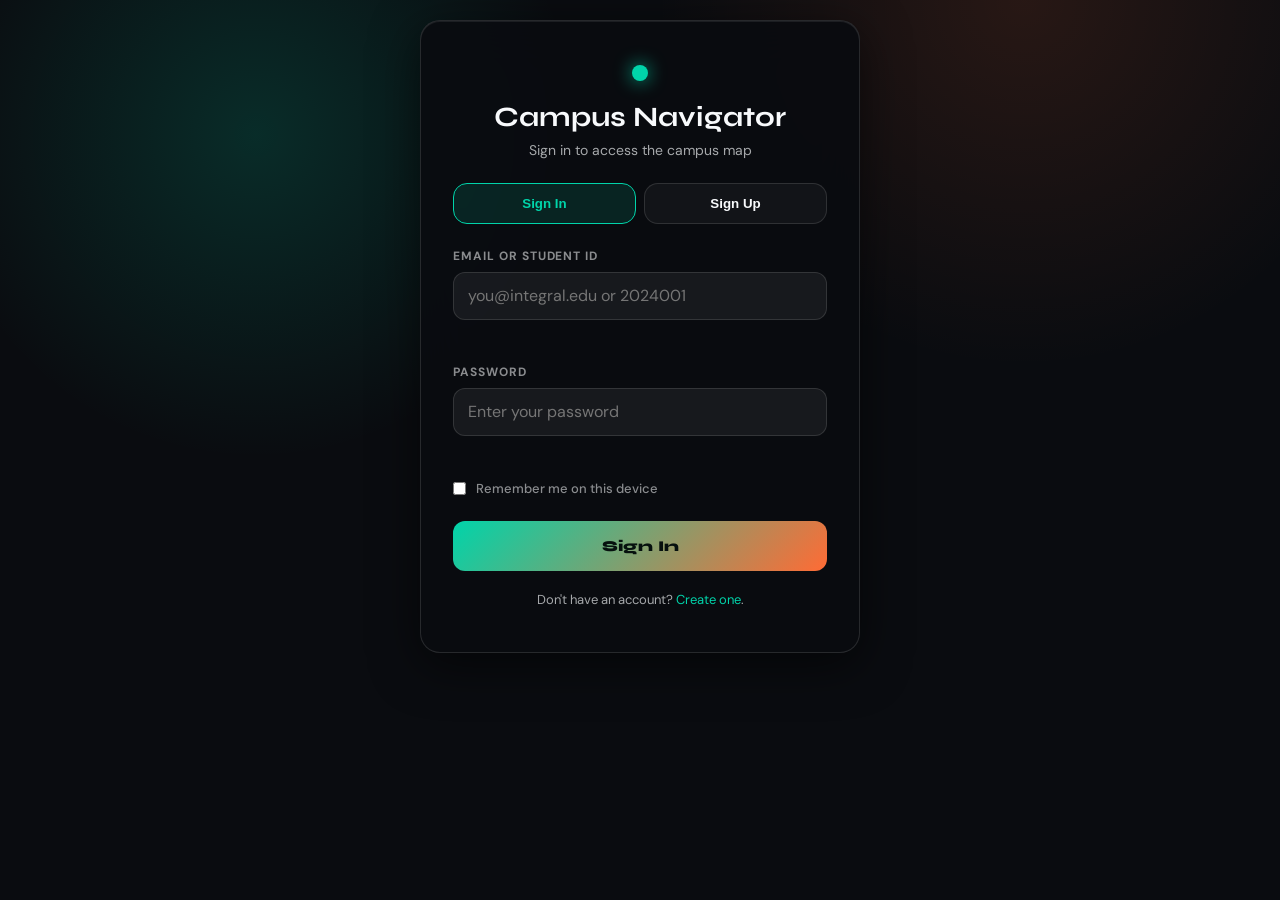
<file: index.html>
<!DOCTYPE html>
<html lang="en">
<head>
  <meta charset="UTF-8" />
  <meta name="viewport" content="width=device-width, initial-scale=1.0, maximum-scale=1.0, user-scalable=no"/>
  <meta name="theme-color" content="#00d4aa"/>
  <meta name="description" content="Login - Campus Navigator"/>
  <meta name="apple-mobile-web-app-capable" content="yes"/>
  <meta name="apple-mobile-web-app-status-bar-style" content="black-translucent"/>
  <meta name="apple-mobile-web-app-title" content="Campus Navigator"/>
  <link rel="manifest" href="manifest.json"/>
  <link rel="apple-touch-icon" href="icon-192.svg"/>
  <title>Login - Campus Navigator</title>
  <link rel="preconnect" href="https://fonts.googleapis.com"/>
  <link href="https://fonts.googleapis.com/css2?family=Syne:wght@400;600;700;800&family=DM+Sans:wght@300;400;500&display=swap" rel="stylesheet"/>
  <script>
    if (localStorage.getItem('nav_sys_user') && localStorage.getItem('nav_sys_token')) {
      window.location.href = 'app.html';
    }
  </script>
  <style>
    *, *::before, *::after { box-sizing: border-box; margin: 0; padding: 0; }
    :root {
      --clr-bg: #0a0c10;
      --clr-panel: rgba(10, 12, 16, 0.95);
      --clr-border: rgba(255, 255, 255, 0.12);
      --clr-accent: #00d4aa;
      --clr-accent2: #ff6b35;
      --clr-text: #f8fafc;
      --clr-muted: rgba(248, 250, 252, 0.66);
      --clr-label: rgba(248, 250, 252, 0.54);
      --clr-error: #ff4757;
      --font-display: 'Syne', sans-serif;
      --font-body: 'DM Sans', sans-serif;
    }
    html, body {
      width: 100%;
      min-height: 100%;
      background:
        radial-gradient(circle at 20% 20%, rgba(0, 212, 170, 0.16), transparent 28%),
        radial-gradient(circle at 80% 0%, rgba(255, 107, 53, 0.12), transparent 30%),
        var(--clr-bg);
      color: var(--clr-text);
      font-family: var(--font-body);
    }
    body { display: flex; align-items: center; justify-content: center; padding: 20px; }
    .login-container { width: 100%; max-width: 440px; }
    .login-box { background: var(--clr-panel); border: 1px solid var(--clr-border); border-radius: 20px; box-shadow: 0 12px 48px rgba(0, 0, 0, 0.56), inset 0 1px 0 rgba(255,255,255,0.08); padding: 44px 32px; backdrop-filter: blur(24px); }
    .login-header { text-align: center; margin-bottom: 24px; }
    .brand-dot { display:inline-block; width: 16px; height: 16px; margin-bottom: 16px; border-radius: 999px; background: var(--clr-accent); box-shadow: 0 0 18px rgba(0, 212, 170, 0.85); }
    h1 { font-family: var(--font-display); font-size: 28px; line-height: 1.1; margin-bottom: 8px; }
    .login-header p { color: var(--clr-muted); font-size: 14px; }
    .auth-tabs { display: grid; grid-template-columns: 1fr 1fr; gap: 8px; margin-bottom: 24px; }
    .auth-tab { border: 1px solid var(--clr-border); border-radius: 14px; background: rgba(255,255,255,0.04); color: var(--clr-text); padding: 12px 0; cursor: pointer; font-weight: 700; transition: all 0.2s ease; }
    .auth-tab.active { border-color: var(--clr-accent); background: rgba(0,212,170,0.12); color: var(--clr-accent); }
    .form-group { margin-bottom: 20px; }
    label { display:block; margin-bottom: 8px; color: var(--clr-label); font-size: 12px; font-weight: 700; letter-spacing: 0.08em; text-transform: uppercase; }
    input[type="text"], input[type="password"] { width: 100%; min-height: 48px; border: 1px solid var(--clr-border); border-radius: 12px; background: rgba(255,255,255,0.06); color: var(--clr-text); font: inherit; outline: none; padding: 0 14px; }
    input:focus { border-color: var(--clr-accent); box-shadow: 0 0 0 3px rgba(0,212,170,0.16); }
    .form-error { min-height: 18px; margin-top: 6px; color: var(--clr-error); font-size: 12px; opacity: 0; transition: opacity 0.2s ease; }
    .form-error.show { opacity: 1; }
    .checkbox-group { display: flex; gap: 10px; align-items: center; margin: 4px 0 24px; color: var(--clr-muted); }
    .checkbox-group label { margin: 0; font-size: 13px; font-weight: 500; letter-spacing: 0; text-transform: none; }
    .login-button { width: 100%; min-height: 50px; border: 0; border-radius: 12px; background: linear-gradient(135deg, var(--clr-accent), var(--clr-accent2)); color: #06100e; cursor: pointer; font-family: var(--font-display); font-size: 15px; font-weight: 800; transition: transform 160ms ease, filter 160ms ease; }
    .login-button:hover { filter: brightness(1.04); transform: translateY(-1px); }
    .login-button.loading { cursor: wait; opacity: 0.82; }
    .form-footer { margin-top: 20px; color: var(--clr-muted); font-size: 13px; text-align: center; }
    .form-footer a { color: var(--clr-accent); text-decoration: none; }
    .hidden { display: none !important; }
    @media (max-width: 480px) { .login-box { padding: 34px 22px; } }
  </style>
</head>
<body>
  <main class="login-container">
    <section class="login-box">
      <div class="login-header">
        <span class="brand-dot"></span>
        <h1 id="auth-title">Campus Navigator</h1>
        <p id="auth-subtitle">Sign in to access the campus map</p>
      </div>

      <div class="auth-tabs">
        <button type="button" class="auth-tab active" data-mode="login">Sign In</button>
        <button type="button" class="auth-tab" data-mode="signup">Sign Up</button>
      </div>

      <form id="auth-form">
        <div class="form-group signup-field hidden" id="name-group">
          <label for="full-name">Full Name</label>
          <input id="full-name" type="text" autocomplete="name" placeholder="Your full name" />
          <div class="form-error" id="name-error"></div>
        </div>

        <div class="form-group">
          <label for="username">Email or Student ID</label>
          <input id="username" type="text" autocomplete="username" placeholder="you@integral.edu or 2024001" required />
          <div class="form-error" id="username-error"></div>
        </div>

        <div class="form-group">
          <label for="password">Password</label>
          <input id="password" type="password" autocomplete="current-password" placeholder="Enter your password" required />
          <div class="form-error" id="password-error"></div>
        </div>

        <div class="form-group signup-field hidden" id="confirm-group">
          <label for="confirm-password">Confirm Password</label>
          <input id="confirm-password" type="password" autocomplete="new-password" placeholder="Repeat your password" />
          <div class="form-error" id="confirm-error"></div>
        </div>

        <div class="checkbox-group" id="remember-group">
          <input type="checkbox" id="remember-me" />
          <label for="remember-me">Remember me on this device</label>
        </div>

        <button type="submit" class="login-button">
          <span class="button-text">Sign In</span>
        </button>

        <div class="form-footer" id="switch-footer">
          Don't have an account? <a href="#" id="form-switch-link">Create one</a>.
        </div>
      </form>
    </section>
  </main>

  <script>
    const authForm = document.getElementById('auth-form');
    const tabs = document.querySelectorAll('.auth-tab');
    const authTitle = document.getElementById('auth-title');
    const authSubtitle = document.getElementById('auth-subtitle');
    const switchFooter = document.getElementById('switch-footer');
    const switchLink = document.getElementById('form-switch-link');
    const nameGroup = document.getElementById('name-group');
    const confirmGroup = document.getElementById('confirm-group');
    const rememberGroup = document.getElementById('remember-group');
    const fullNameInput = document.getElementById('full-name');
    const usernameInput = document.getElementById('username');
    const passwordInput = document.getElementById('password');
    const confirmPasswordInput = document.getElementById('confirm-password');
    const rememberCheckbox = document.getElementById('remember-me');

    const ACCOUNTS_KEY = 'nav_sys_accounts';
    let currentMode = 'login';

    function loadAccounts() {
      const raw = localStorage.getItem(ACCOUNTS_KEY);
      if (!raw) return {};
      try { return JSON.parse(raw); } catch { return {}; }
    }

    function saveAccounts(accounts) {
      localStorage.setItem(ACCOUNTS_KEY, JSON.stringify(accounts));
    }

    function setMode(mode) {
      currentMode = mode;
      tabs.forEach((tab) => tab.classList.toggle('active', tab.dataset.mode === mode));
      const isSignup = mode === 'signup';
      nameGroup.classList.toggle('hidden', !isSignup);
      confirmGroup.classList.toggle('hidden', !isSignup);
      rememberGroup.classList.toggle('hidden', isSignup);
      authTitle.textContent = isSignup ? 'Create an account' : 'Campus Navigator';
      authSubtitle.textContent = isSignup ? 'Sign up to start navigating the campus' : 'Sign in to access the campus map';
      switchFooter.innerHTML = isSignup
        ? 'Already have an account? <a href="#" id="form-switch-link">Sign in</a>.'
        : 'Don\'t have an account? <a href="#" id="form-switch-link">Create one</a>.';
      authForm.querySelector('.login-button .button-text').textContent = isSignup ? 'Sign Up' : 'Sign In';
      clearErrors();
      attachSwitchLink();
    }

    function attachSwitchLink() {
      const link = document.getElementById('form-switch-link');
      if (!link) return;
      link.addEventListener('click', (event) => {
        event.preventDefault();
        setMode(currentMode === 'login' ? 'signup' : 'login');
      });
    }

    function sanitizeUsername(value) {
      return value.trim().toLowerCase();
    }

    function setError(elementId, message) {
      const element = document.getElementById(elementId);
      if (!element) return;
      element.textContent = message;
      element.classList.add('show');
    }

    function clearErrors() {
      document.querySelectorAll('.form-error').forEach((item) => {
        item.textContent = '';
        item.classList.remove('show');
      });
    }

    function validateCredentials(username, password) {
      const accounts = loadAccounts();
      const userKey = sanitizeUsername(username);
      const account = accounts[userKey];
      if (!account) {
        return { success: false, error: 'Account not found. Please sign up.' };
      }
      if (account.password !== password) {
        return { success: false, error: 'Invalid email or password' };
      }
      return {
        success: true,
        user: { id: userKey.split('@')[0], email: username, name: account.name || username }
      };
    }

    function validateSignup(name, username, password, confirm) {
      if (!name.trim()) return { success: false, field: 'name-error', error: 'Full name is required' };
      if (!username.trim()) return { success: false, field: 'username-error', error: 'Email or Student ID is required' };
      if (!password) return { success: false, field: 'password-error', error: 'Password is required' };
      if (password.length < 6) return { success: false, field: 'password-error', error: 'Password must be at least 6 characters' };
      if (password !== confirm) return { success: false, field: 'confirm-error', error: 'Passwords do not match' };
      const accounts = loadAccounts();
      const userKey = sanitizeUsername(username);
      if (accounts[userKey]) return { success: false, field: 'username-error', error: 'This account already exists' };
      return { success: true };
    }

    function createAccount(name, username, password) {
      const accounts = loadAccounts();
      const userKey = sanitizeUsername(username);
      accounts[userKey] = { name: name.trim(), password, created: new Date().toISOString() };
      saveAccounts(accounts);
      return { id: userKey.split('@')[0], email: username, name: name.trim() };
    }

    function createToken(userId) {
      return 'token_' + userId + '_' + Date.now() + '_' + Math.random().toString(36).slice(2, 11);
    }

    function redirectToApp() {
      const redirectDest = sessionStorage.getItem('redirect_after_login') || 'app.html';
      sessionStorage.removeItem('redirect_after_login');
      window.location.href = redirectDest;
    }

    tabs.forEach((tab) => {
      tab.addEventListener('click', () => setMode(tab.dataset.mode));
    });

    attachSwitchLink();
    setMode('login');

    authForm.addEventListener('submit', async (event) => {
      event.preventDefault();
      clearErrors();

      const username = usernameInput.value.trim();
      const password = passwordInput.value;
      const remember = rememberCheckbox.checked;

      if (currentMode === 'signup') {
        const fullName = fullNameInput.value.trim();
        const confirmPassword = confirmPasswordInput.value;
        const result = validateSignup(fullName, username, password, confirmPassword);
        if (!result.success) {
          setError(result.field, result.error);
          return;
        }

        const user = createAccount(fullName, username, password);
        const token = createToken(user.id);
        localStorage.setItem('nav_sys_user', JSON.stringify(user));
        localStorage.setItem('nav_sys_token', token);
        localStorage.setItem('nav_sys_timestamp', new Date().toISOString());
        if (remember) {
          localStorage.setItem('nav_sys_remember', 'true');
        } else {
          localStorage.removeItem('nav_sys_remember');
        }
        redirectToApp();
        return;
      }

      if (!username) {
        setError('username-error', 'Email or Student ID is required');
        return;
      }

      if (!password) {
        setError('password-error', 'Password is required');
        return;
      }

      const button = authForm.querySelector('.login-button');
      const originalText = button.innerHTML;
      button.classList.add('loading');
      button.innerHTML = '<span class="button-text">Signing in...</span>';
      await new Promise((resolve) => setTimeout(resolve, 500));

      const result = validateCredentials(username, password);
      if (result.success) {
        const token = createToken(result.user.id);
        localStorage.setItem('nav_sys_user', JSON.stringify(result.user));
        localStorage.setItem('nav_sys_token', token);
        localStorage.setItem('nav_sys_timestamp', new Date().toISOString());
        if (remember) localStorage.setItem('nav_sys_remember', 'true'); else localStorage.removeItem('nav_sys_remember');
        redirectToApp();
        return;
      }

      button.classList.remove('loading');
      button.innerHTML = originalText;
      setError('password-error', result.error);
      passwordInput.value = '';
      passwordInput.focus();
    });
  </script>
  <script>
    if ('serviceWorker' in navigator) {
      window.addEventListener('load', () => {
        navigator.serviceWorker.register('sw.js');
      });
    }
  </script>
</body>
</html>
</file>
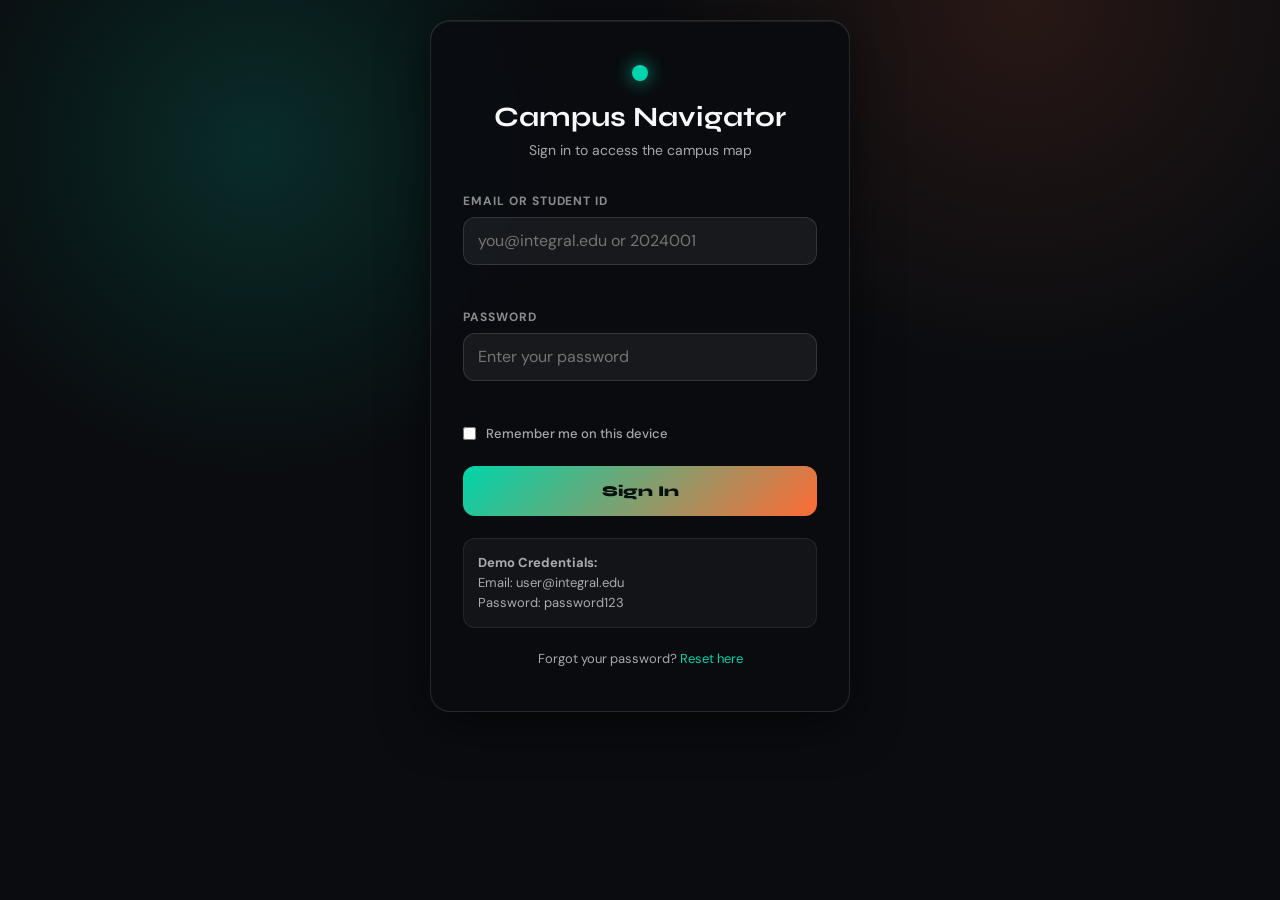
<file: login.html>
<!DOCTYPE html>
<html lang="en">
<head>
  <meta charset="UTF-8" />
  <meta name="viewport" content="width=device-width, initial-scale=1.0, maximum-scale=1.0, user-scalable=no"/>
  <meta name="theme-color" content="#00d4aa"/>
  <meta name="description" content="Login - Campus Navigator"/>
  <meta name="apple-mobile-web-app-capable" content="yes"/>
  <meta name="apple-mobile-web-app-status-bar-style" content="black-translucent"/>
  <meta name="apple-mobile-web-app-title" content="Campus Navigator"/>
  <link rel="manifest" href="manifest.json"/>
  <link rel="apple-touch-icon" href="icon-192.svg"/>
  <title>Login - Campus Navigator</title>
  <link rel="preconnect" href="https://fonts.googleapis.com"/>
  <link href="https://fonts.googleapis.com/css2?family=Syne:wght@400;600;700;800&family=DM+Sans:wght@300;400;500&display=swap" rel="stylesheet"/>
  <style>
    *, *::before, *::after {
      box-sizing: border-box;
      margin: 0;
      padding: 0;
    }

    :root {
      --clr-bg: #0a0c10;
      --clr-panel: rgba(10, 12, 16, 0.95);
      --clr-border: rgba(255, 255, 255, 0.12);
      --clr-accent: #00d4aa;
      --clr-accent2: #ff6b35;
      --clr-text: #f8fafc;
      --clr-muted: rgba(248, 250, 252, 0.66);
      --clr-label: rgba(248, 250, 252, 0.54);
      --clr-error: #ff4757;
      --font-display: 'Syne', sans-serif;
      --font-body: 'DM Sans', sans-serif;
    }

    html, body {
      width: 100%;
      min-height: 100%;
      background:
        radial-gradient(circle at 20% 20%, rgba(0, 212, 170, 0.16), transparent 28%),
        radial-gradient(circle at 80% 0%, rgba(255, 107, 53, 0.12), transparent 30%),
        var(--clr-bg);
      color: var(--clr-text);
      font-family: var(--font-body);
    }

    body {
      display: flex;
      align-items: center;
      justify-content: center;
      padding: 20px;
    }

    .login-container {
      width: 100%;
      max-width: 420px;
    }

    .login-box {
      background: var(--clr-panel);
      border: 1px solid var(--clr-border);
      border-radius: 20px;
      box-shadow: 0 12px 48px rgba(0, 0, 0, 0.56), inset 0 1px 0 rgba(255, 255, 255, 0.08);
      padding: 44px 32px;
      backdrop-filter: blur(24px);
    }

    .login-header {
      text-align: center;
      margin-bottom: 34px;
    }

    .brand-dot {
      display: inline-block;
      width: 16px;
      height: 16px;
      margin-bottom: 16px;
      border-radius: 999px;
      background: var(--clr-accent);
      box-shadow: 0 0 18px rgba(0, 212, 170, 0.85);
    }

    h1 {
      font-family: var(--font-display);
      font-size: 28px;
      line-height: 1.1;
      margin-bottom: 8px;
    }

    .login-header p {
      color: var(--clr-muted);
      font-size: 14px;
    }

    .form-group {
      margin-bottom: 20px;
    }

    label {
      display: block;
      margin-bottom: 8px;
      color: var(--clr-label);
      font-size: 12px;
      font-weight: 700;
      letter-spacing: 0.08em;
      text-transform: uppercase;
    }

    input[type="text"],
    input[type="password"] {
      width: 100%;
      min-height: 48px;
      border: 1px solid var(--clr-border);
      border-radius: 12px;
      background: rgba(255, 255, 255, 0.06);
      color: var(--clr-text);
      font: inherit;
      outline: none;
      padding: 0 14px;
    }

    input:focus {
      border-color: var(--clr-accent);
      box-shadow: 0 0 0 3px rgba(0, 212, 170, 0.16);
    }

    .form-error {
      min-height: 18px;
      margin-top: 6px;
      color: var(--clr-error);
      font-size: 12px;
      opacity: 0;
    }

    .form-error.show {
      opacity: 1;
    }

    .checkbox-group {
      display: flex;
      gap: 10px;
      align-items: center;
      margin: 4px 0 24px;
      color: var(--clr-muted);
    }

    .checkbox-group label {
      margin: 0;
      color: var(--clr-muted);
      font-size: 13px;
      font-weight: 500;
      letter-spacing: 0;
      text-transform: none;
    }

    .login-button {
      width: 100%;
      min-height: 50px;
      border: 0;
      border-radius: 12px;
      background: linear-gradient(135deg, var(--clr-accent), var(--clr-accent2));
      color: #06100e;
      cursor: pointer;
      font-family: var(--font-display);
      font-size: 15px;
      font-weight: 800;
      transition: transform 160ms ease, filter 160ms ease;
    }

    .login-button:hover {
      filter: brightness(1.04);
      transform: translateY(-1px);
    }

    .login-button.loading {
      cursor: wait;
      opacity: 0.82;
    }

    .demo-users {
      margin-top: 22px;
      padding: 14px;
      border: 1px solid rgba(255, 255, 255, 0.08);
      border-radius: 12px;
      background: rgba(255, 255, 255, 0.04);
      color: var(--clr-muted);
      font-size: 13px;
      line-height: 1.55;
    }

    .form-footer {
      margin-top: 22px;
      color: var(--clr-muted);
      font-size: 13px;
      text-align: center;
    }

    .form-footer a {
      color: var(--clr-accent);
      text-decoration: none;
    }

    @media (max-width: 480px) {
      body {
        padding: 14px;
      }

      .login-box {
        padding: 34px 22px;
      }
    }
  </style>
</head>
<body>
  <main class="login-container">
    <section class="login-box">
      <div class="login-header">
        <span class="brand-dot"></span>
        <h1>Campus Navigator</h1>
        <p>Sign in to access the campus map</p>
      </div>

      <form id="login-form">
        <div class="form-group">
          <label for="username">Email or Student ID</label>
          <input id="username" type="text" placeholder="you@integral.edu or 2024001" autocomplete="username" required/>
          <div class="form-error" id="username-error"></div>
        </div>

        <div class="form-group">
          <label for="password">Password</label>
          <input id="password" type="password" placeholder="Enter your password" autocomplete="current-password" required/>
          <div class="form-error" id="password-error"></div>
        </div>

        <div class="checkbox-group">
          <input type="checkbox" id="remember-me"/>
          <label for="remember-me">Remember me on this device</label>
        </div>

        <button type="submit" class="login-button">
          <span class="button-text">Sign In</span>
        </button>

        <div class="demo-users">
          <strong>Demo Credentials:</strong><br/>
          Email: user@integral.edu<br/>
          Password: password123
        </div>
      </form>

      <div class="form-footer">
        Forgot your password? <a href="#reset">Reset here</a>
      </div>
    </section>
  </main>

  <script>
    const loginForm = document.getElementById('login-form');
    const usernameInput = document.getElementById('username');
    const passwordInput = document.getElementById('password');
    const rememberCheckbox = document.getElementById('remember-me');

    const DEMO_USERS = {
      'user@integral.edu': 'password123',
      '2024001': 'password123',
      'admin@integral.edu': 'admin123'
    };

    function validateCredentials(username, password) {
      if (DEMO_USERS[username] && DEMO_USERS[username] === password) {
        return {
          success: true,
          user: {
            id: username.split('@')[0],
            email: username,
            name: username.includes('@') ? 'Student User' : 'Student ' + username
          }
        };
      }

      return { success: false, error: 'Invalid email or password' };
    }

    function createToken(userId) {
      return 'token_' + userId + '_' + Date.now() + '_' + Math.random().toString(36).slice(2, 11);
    }

    function redirectToApp() {
      const redirectDest = sessionStorage.getItem('redirect_after_login') || 'app.html';
      sessionStorage.removeItem('redirect_after_login');
      window.location.href = redirectDest;
    }

    loginForm.addEventListener('submit', async (event) => {
      event.preventDefault();

      const username = usernameInput.value.trim();
      const password = passwordInput.value;
      const usernameError = document.getElementById('username-error');
      const passwordError = document.getElementById('password-error');

      usernameError.classList.remove('show');
      passwordError.classList.remove('show');

      if (!username) {
        usernameError.textContent = 'Email or Student ID is required';
        usernameError.classList.add('show');
        return;
      }

      if (!password) {
        passwordError.textContent = 'Password is required';
        passwordError.classList.add('show');
        return;
      }

      const button = loginForm.querySelector('.login-button');
      const originalText = button.innerHTML;
      button.classList.add('loading');
      button.innerHTML = '<span class="button-text">Signing in...</span>';

      await new Promise((resolve) => setTimeout(resolve, 500));
      const result = validateCredentials(username, password);

      if (result.success) {
        const token = createToken(result.user.id);
        localStorage.setItem('nav_sys_user', JSON.stringify(result.user));
        localStorage.setItem('nav_sys_token', token);
        localStorage.setItem('nav_sys_timestamp', new Date().toISOString());

        if (rememberCheckbox.checked) {
          localStorage.setItem('nav_sys_remember', 'true');
        } else {
          localStorage.removeItem('nav_sys_remember');
        }

        redirectToApp();
        return;
      }

      button.classList.remove('loading');
      button.innerHTML = originalText;
      passwordError.textContent = result.error;
      passwordError.classList.add('show');
      passwordInput.value = '';
      passwordInput.focus();
    });
  </script>
</body>
</html>
</file>
